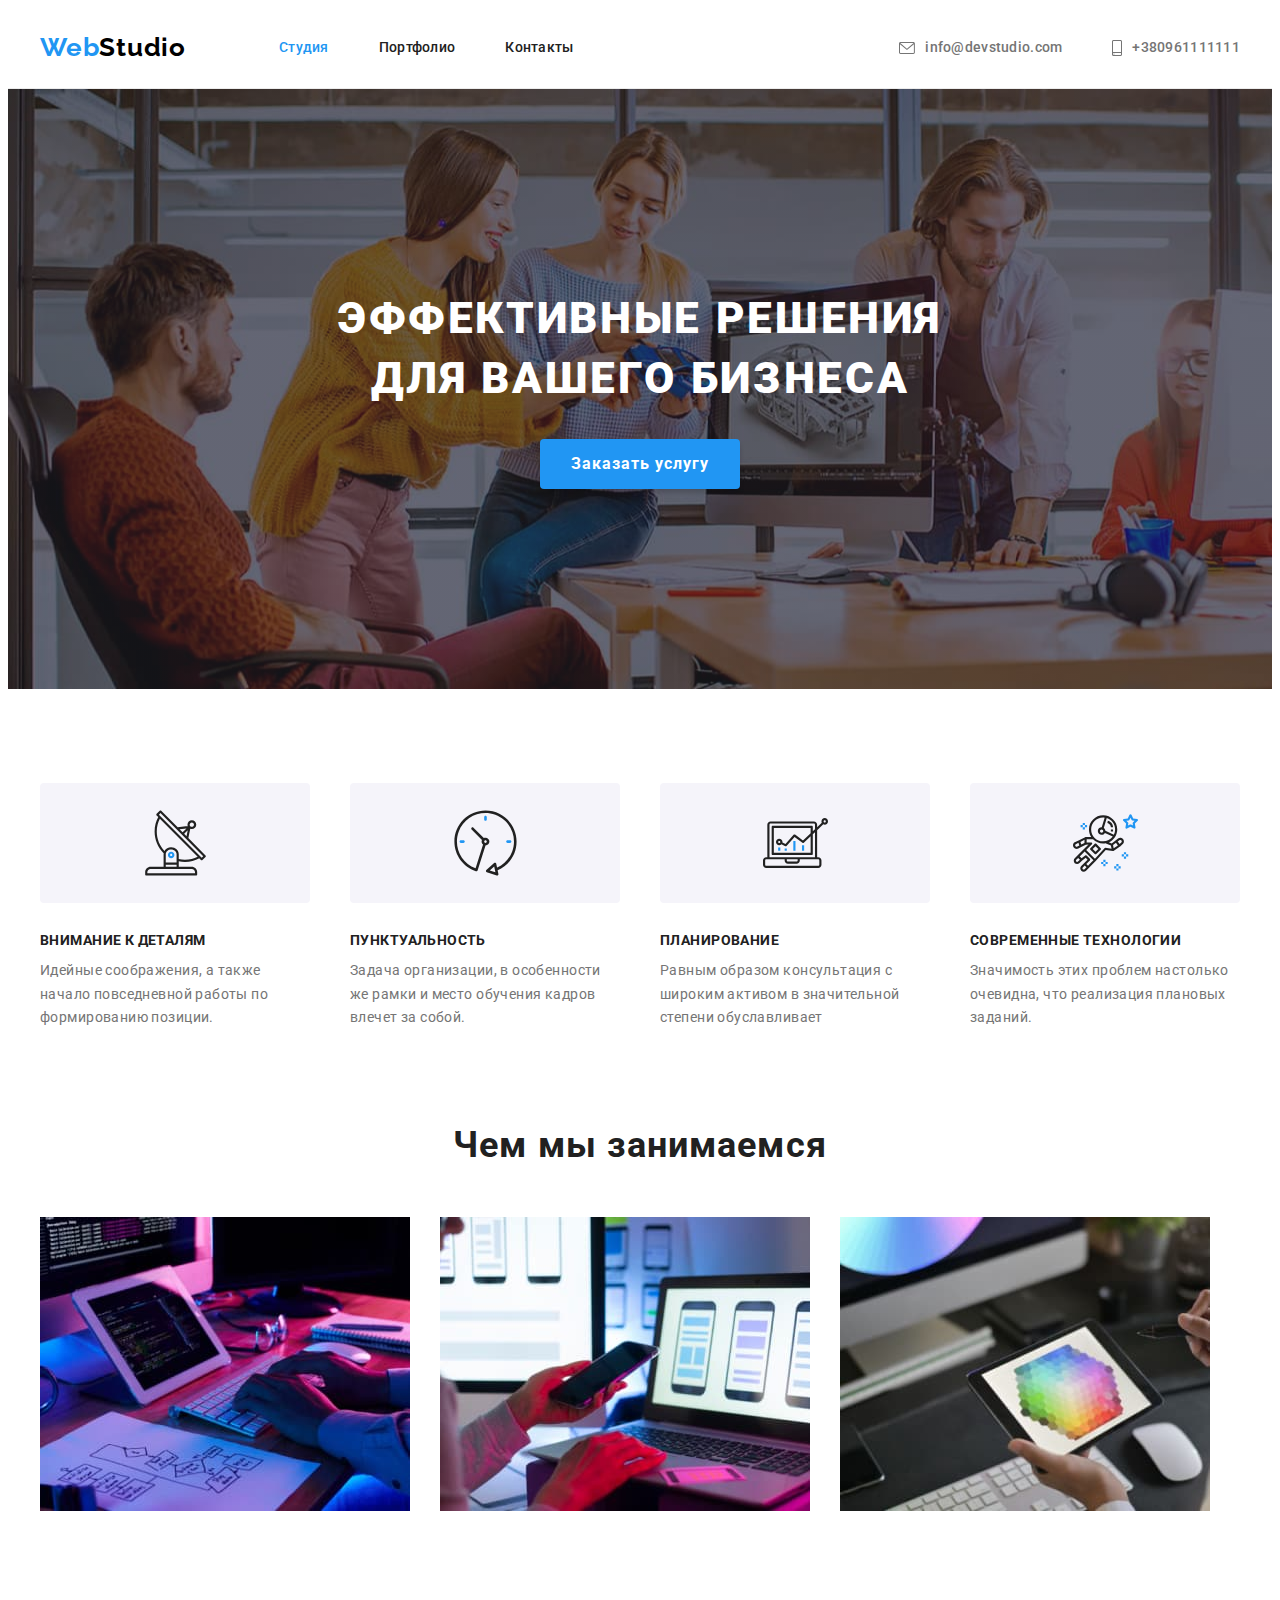
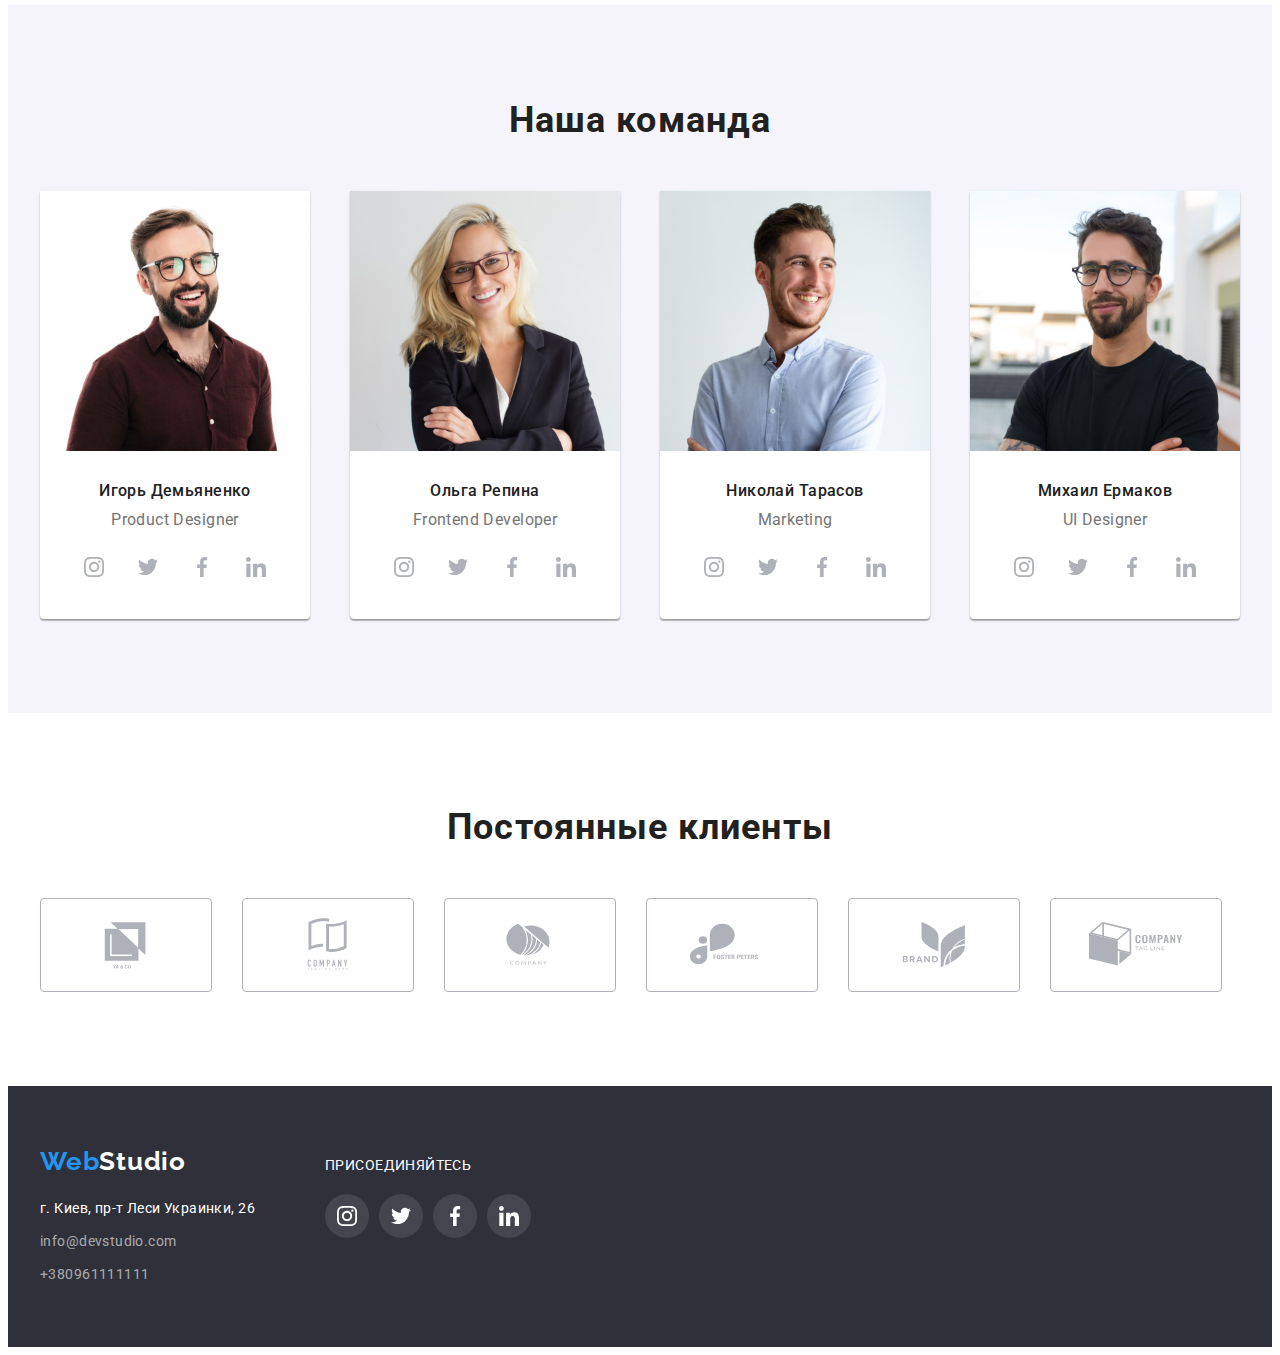
<file: index.html>
<!DOCTYPE html>
<html lang="ru">
  <head>
    <meta charset="UTF-8" />
    <meta http-equiv="X-UA-Compatible" content="IE=edge" />
    <meta name="viewport" content="width=device-width, initial-scale=1.0" />
    <link rel="preconnect" href="https://fonts.googleapis.com" />
    <link rel="preconnect" href="https://fonts.gstatic.com" crossorigin />
    <link rel="preconnect" href="https://fonts.googleapis.com" />
    <link rel="preconnect" href="https://fonts.gstatic.com" crossorigin />
    <link
      href="https://fonts.googleapis.com/css2?family=Raleway:wght@700&family=Roboto:wght@400;500;700;900&display=swap"
      rel="stylesheet"
    />
    <link
      rel="stylesheet"
      href="https://cdnjs.cloudflare.com/ajax/libs/modern-normalize/1.1.0/modern-normalize.min.css"
      integrity="sha512-wpPYUAdjBVSE4KJnH1VR1HeZfpl1ub8YT/NKx4PuQ5NmX2tKuGu6U/JRp5y+Y8XG2tV+wKQpNHVUX03MfMFn9Q=="
      crossorigin="anonymous"
      referrerpolicy="no-referrer"
    />
    <link rel="stylesheet" href="css/styles.css" />
    <title>Студия</title>
  </head>
  <body>
    <header>
      <div class="container">
        <div class="header">
          <nav class="header-nav">
            <a href="" class="header-logo link"
              >Web<span class="header-logo-span">Studio</span>
            </a>

            <ul class="site-nav">
              <li class="site-nav-list">
                <a href="" class="nav-link link current">Студия</a>
              </li>
              <li class="site-nav-list">
                <a href="portfolio.html" class="nav-link link">Портфолио</a>
              </li>
              <li class="site-nav-list">
                <a href="" class="nav-link link">Контакты</a>
              </li>
            </ul>
          </nav>
          <ul class="contact-nav">
            <li class="nav-mail">
              <a href="mailto:info@devstudio.com" class="header-mail link">
                <svg class="mail-icon">
                  <use
                    href="./images/icons.svg#icon-envelope-hovericon-mail-1"
                  ></use>
                </svg>
                info@devstudio.com</a
              >
            </li>

            <li class="nav-tel">
              <a href="tel:+380961111111" class="header-tel link">
                <svg class="tel-icon">
                  <use href="./images/icons.svg#icon-smartphone-1"></use>
                </svg>
                +380961111111</a
              >
            </li>
          </ul>
        </div>
      </div>
    </header>

    <main>
      <section class="hero">
        <div class="container">
          <h1 class="hero-title">ЭФФЕКТИВНЫЕ РЕШЕНИЯ ДЛЯ ВАШЕГО БИЗНЕСА</h1>

          <button type="button" class="hero-btn">Заказать услугу</button>
        </div>
      </section>
      <section class="section">
        <div class="container">
          <h2 class="visually-hidden">Hаши преимущества</h2>
          <ul class="advantage-list">
            <li class="advantage-list-item">
              <div class="advantage-list-icon">
                <svg class="advantage-icon">
                  <use href="./images/icons.svg#icon-antenna-1-1"></use>
                </svg>
              </div>
              <h3 class="advantage-title">Внимание к деталям</h3>
              <p class="advantage-text">
                Идейные соображения, а также начало повседневной работы по
                формированию позиции.
              </p>
            </li>

            <li class="advantage-list-item">
              <div class="advantage-list-icon">
                <svg class="advantage-icon">
                  <use href="./images/icons.svg#icon-clock-1-1"></use>
                </svg>
              </div>
              <h3 class="advantage-title">Пунктуальность</h3>
              <p class="advantage-text">
                Задача организации, в особенности же рамки и место обучения
                кадров влечет за собой.
              </p>
            </li>

            <li class="advantage-list-item">
              <div class="advantage-list-icon">
                <svg class="advantage-icon">
                  <use href="./images/icons.svg#icon-diagram-1-1"></use>
                </svg>
              </div>
              <h3 class="advantage-title">Планирование</h3>
              <p class="advantage-text">
                Равным образом консультация с широким активом в значительной
                степени обуславливает
              </p>
            </li>
            <li class="advantage-list-item">
              <div class="advantage-list-icon">
                <svg class="advantage-icon">
                  <use href="./images/icons.svg#icon-astronaut-1-1"></use>
                </svg>
              </div>
              <h3 class="advantage-title">Современные технологии</h3>
              <p class="advantage-text">
                Значимость этих проблем настолько очевидна, что реализация
                плановых заданий.
              </p>
            </li>
          </ul>
        </div>
      </section>
      <section class="section work">
        <div class="container">
          <h2 class="work-title">Чем мы занимаемся</h2>
          <ul class="work-list">
            <li class="work-list-item">
              <img
                src="images/img.jpg"
                alt="Человек пишет код на ноутбуке"
                width="370"
              />
            </li>
            <li class="work-list-item">
              <img
                src="images/imgimg2.jpg"
                alt="Человек разрабатывет дизайн приложения"
                width="370"
              />
            </li>
            <li class="work-list-item">
              <img
                src="images/img3.jpg"
                alt="Человек рисует графику"
                width="370"
              />
            </li>
          </ul>
        </div>
      </section>
      <section class="team section">
        <div class="container">
          <h2 class="team-title">Наша команда</h2>
          <ul class="team-list">
            <li class="team-list-item">
              <img
                src="images/img4.jpg"
                alt="Фото Product Designer"
                width="270"
              />
              <h3 class="team-mate">Игорь Демьяненко</h3>
              <p class="team-text">Product Designer</p>
              <ul class="team-soc-list">
                <li class="team-soc-item">
                  <a href="" class="team-soc-link link">
                    <svg class="team-soc-icon" width="20" height="20">
                      <use href="./images/icons.svg#icon-instagram-2-1"></use>
                    </svg>
                  </a>
                </li>
                <li class="team-soc-item">
                  <a href="" class="team-soc-link link">
                    <svg class="team-soc-icon" width="20" height="20">
                      <use href="./images/icons.svg#icon-twitter-1-1"></use>
                    </svg>
                  </a>
                </li>
                <li class="team-soc-item">
                  <a href="" class="team-soc-link link">
                    <svg class="team-soc-icon" width="20" height="20">
                      <use href="./images/icons.svg#icon-facebook-1-1"></use>
                    </svg>
                  </a>
                </li>
                <li class="team-soc-item">
                  <a href="" class="team-soc-link link">
                    <svg class="team-soc-icon" width="20" height="20">
                      <use href="./images/icons.svg#icon-linkedin-1-1"></use>
                    </svg>
                  </a>
                </li>
              </ul>
            </li>
            <li class="team-list-item">
              <img
                src="images/img5.jpg"
                alt="Фото Frontend Developer"
                width="270"
              />
              <h3 class="team-mate">Ольга Репина</h3>
              <p class="team-text">Frontend Developer</p>
              <ul class="team-soc-list">
                <li class="team-soc-item">
                  <a href="" class="team-soc-link link">
                    <svg class="team-soc-icon" width="20" height="20">
                      <use href="./images/icons.svg#icon-instagram-2-1"></use>
                    </svg>
                  </a>
                </li>
                <li class="team-soc-item">
                  <a href="" class="team-soc-link link">
                    <svg class="team-soc-icon" width="20" height="20">
                      <use href="./images/icons.svg#icon-twitter-1-1"></use>
                    </svg>
                  </a>
                </li>
                <li class="team-soc-item">
                  <a href="" class="team-soc-link link">
                    <svg class="team-soc-icon" width="20" height="20">
                      <use href="./images/icons.svg#icon-facebook-1-1"></use>
                    </svg>
                  </a>
                </li>
                <li class="team-soc-item">
                  <a href="" class="team-soc-link link">
                    <svg class="team-soc-icon" width="20" height="20">
                      <use href="./images/icons.svg#icon-linkedin-1-1"></use>
                    </svg>
                  </a>
                </li>
              </ul>
            </li>
            <li class="team-list-item">
              <img src="images/img6.jpg" alt="Фото Marketing" width="270" />
              <h3 class="team-mate">Николай Тарасов</h3>
              <p class="team-text">Marketing</p>
              <ul class="team-soc-list">
                <li class="team-soc-item">
                  <a href="" class="team-soc-link link">
                    <svg class="team-soc-icon" width="20" height="20">
                      <use href="./images/icons.svg#icon-instagram-2-1"></use>
                    </svg>
                  </a>
                </li>
                <li class="team-soc-item">
                  <a href="" class="team-soc-link link">
                    <svg class="team-soc-icon" width="20" height="20">
                      <use href="./images/icons.svg#icon-twitter-1-1"></use>
                    </svg>
                  </a>
                </li>
                <li class="team-soc-item">
                  <a href="" class="team-soc-link link">
                    <svg class="team-soc-icon" width="20" height="20">
                      <use href="./images/icons.svg#icon-facebook-1-1"></use>
                    </svg>
                  </a>
                </li>
                <li class="team-soc-item">
                  <a href="" class="team-soc-link link">
                    <svg class="team-soc-icon" width="20" height="20">
                      <use href="./images/icons.svg#icon-linkedin-1-1"></use>
                    </svg>
                  </a>
                </li>
              </ul>
            </li>
            <li class="team-list-item">
              <img src="images/img7.jpg" alt="Фото UI Designer" width="270" />
              <h3 class="team-mate">Михаил Ермаков</h3>
              <p class="team-text">UI Designer</p>
              <ul class="team-soc-list">
                <li class="team-soc-item">
                  <a href="" class="team-soc-link link">
                    <svg class="team-soc-icon" width="20" height="20">
                      <use href="./images/icons.svg#icon-instagram-2-1"></use>
                    </svg>
                  </a>
                </li>
                <li class="team-soc-item">
                  <a href="" class="team-soc-link link">
                    <svg class="team-soc-icon" width="20" height="20">
                      <use href="./images/icons.svg#icon-twitter-1-1"></use>
                    </svg>
                  </a>
                </li>
                <li class="team-soc-item">
                  <a href="" class="team-soc-link link">
                    <svg class="team-soc-icon" width="20" height="20">
                      <use href="./images/icons.svg#icon-facebook-1-1"></use>
                    </svg>
                  </a>
                </li>
                <li class="team-soc-item">
                  <a href="" class="team-soc-link link">
                    <svg class="team-soc-icon" width="20" height="20">
                      <use href="./images/icons.svg#icon-linkedin-1-1"></use>
                    </svg>
                  </a>
                </li>
              </ul>
            </li>
          </ul>
        </div>
      </section>

      <section class="section">
          <div class="container">
          <h2 class="clients-title">Постоянные клиенты</h2>
          <ul class="clients-list">
              <li class="clients-list-item">
                  <a href="" class="clients-list-link">
                  <svg class="client-icon">
                    <use href="./images/icons.svg#icon-Logo1-1"></use>
                  </svg>
                  </a></li>
              <li class="clients-list-item">
                  <a href="" class="clients-list-link">
                    <svg class="client-icon">
                        <use href="./images/icons.svg#icon-Logo2-1"></use>
                      </svg>
                  </a></li>
              <li class="clients-list-item">
                  <a href="" class="clients-list-link">
                    <svg class="client-icon">
                        <use href="./images/icons.svg#icon-Logo3-1"></use>
                      </svg>
                  </a></li>
              <li class="clients-list-item">
                  <a href="" class="clients-list-link">
                    <svg class="client-icon">
                        <use href="./images/icons.svg#icon-Logo4-1"></use>
                      </svg>
                  </a></li>
              <li class="clients-list-item">
                  <a href="" class="clients-list-link">
                    <svg class="client-icon">
                        <use href="./images/icons.svg#icon-Logo5-1"></use>
                      </svg>
                  </a></li>
              <li class="clients-list-item">
                  <a href="" class="clients-list-link">
                    <svg class="client-icon">
                        <use href="./images/icons.svg#icon-Logo6-1"></use>
                      </svg>
                  </a></li>
          </ul>
        </div>

      </section>
    </main>

    <footer class="footer">
      <div class="container footer-content">
          <div class="footer-contacts-div">
        <a href="" class="footer-logo link"
          >Web<span class="footer-logo-span">Studio</span></a
        >
        <address>
          <ul class="address-list">
            <li>
              <p class="footer-address link">г. Киев, пр-т Леси Украинки, 26</p>
            </li>
            <li>
              <a href="mailto:info@devstudio.com" class="footer-contact link"
                >info@devstudio.com</a
              >
            </li>
            <li>
              <a href="tel:+380961111111" class="footer-contact link"
                >+380961111111</a
              >
            </li>
          </ul>
        </address>
    </div>
    <div>
    <p class="footer-title"> Присоединяйтесь</p>
    <ul class="footer-icons-list">
        <li class="footer-icons-item">
            <a href="" class="footer-icons-link">
                <svg class="footer-icon">
                    <use href="./images/icons.svg#icon-instagram-2-1"></use>
                  </svg> 
            </a></li>
        <li class="footer-icons-item">
            <a href="" class="footer-icons-link">
                <svg class="footer-icon">
                    <use href="./images/icons.svg#icon-twitter-1-1"></use>
                  </svg>
            </a></li>
        <li class="footer-icons-item">
            <a href="" class="footer-icons-link">
                <svg class="footer-icon">
                    <use href="./images/icons.svg#icon-facebook-1-1"></use>
                  </svg>
            </a></li>
        <li class="footer-icons-item">
            <a href="" class="footer-icons-link">
                <svg class="footer-icon">
                    <use href="./images/icons.svg#icon-linkedin-1-1"></use>
                  </svg>
            </a></li>
    </ul>
</div>
      </div>
    </footer>
  </body>
</html>
</file>
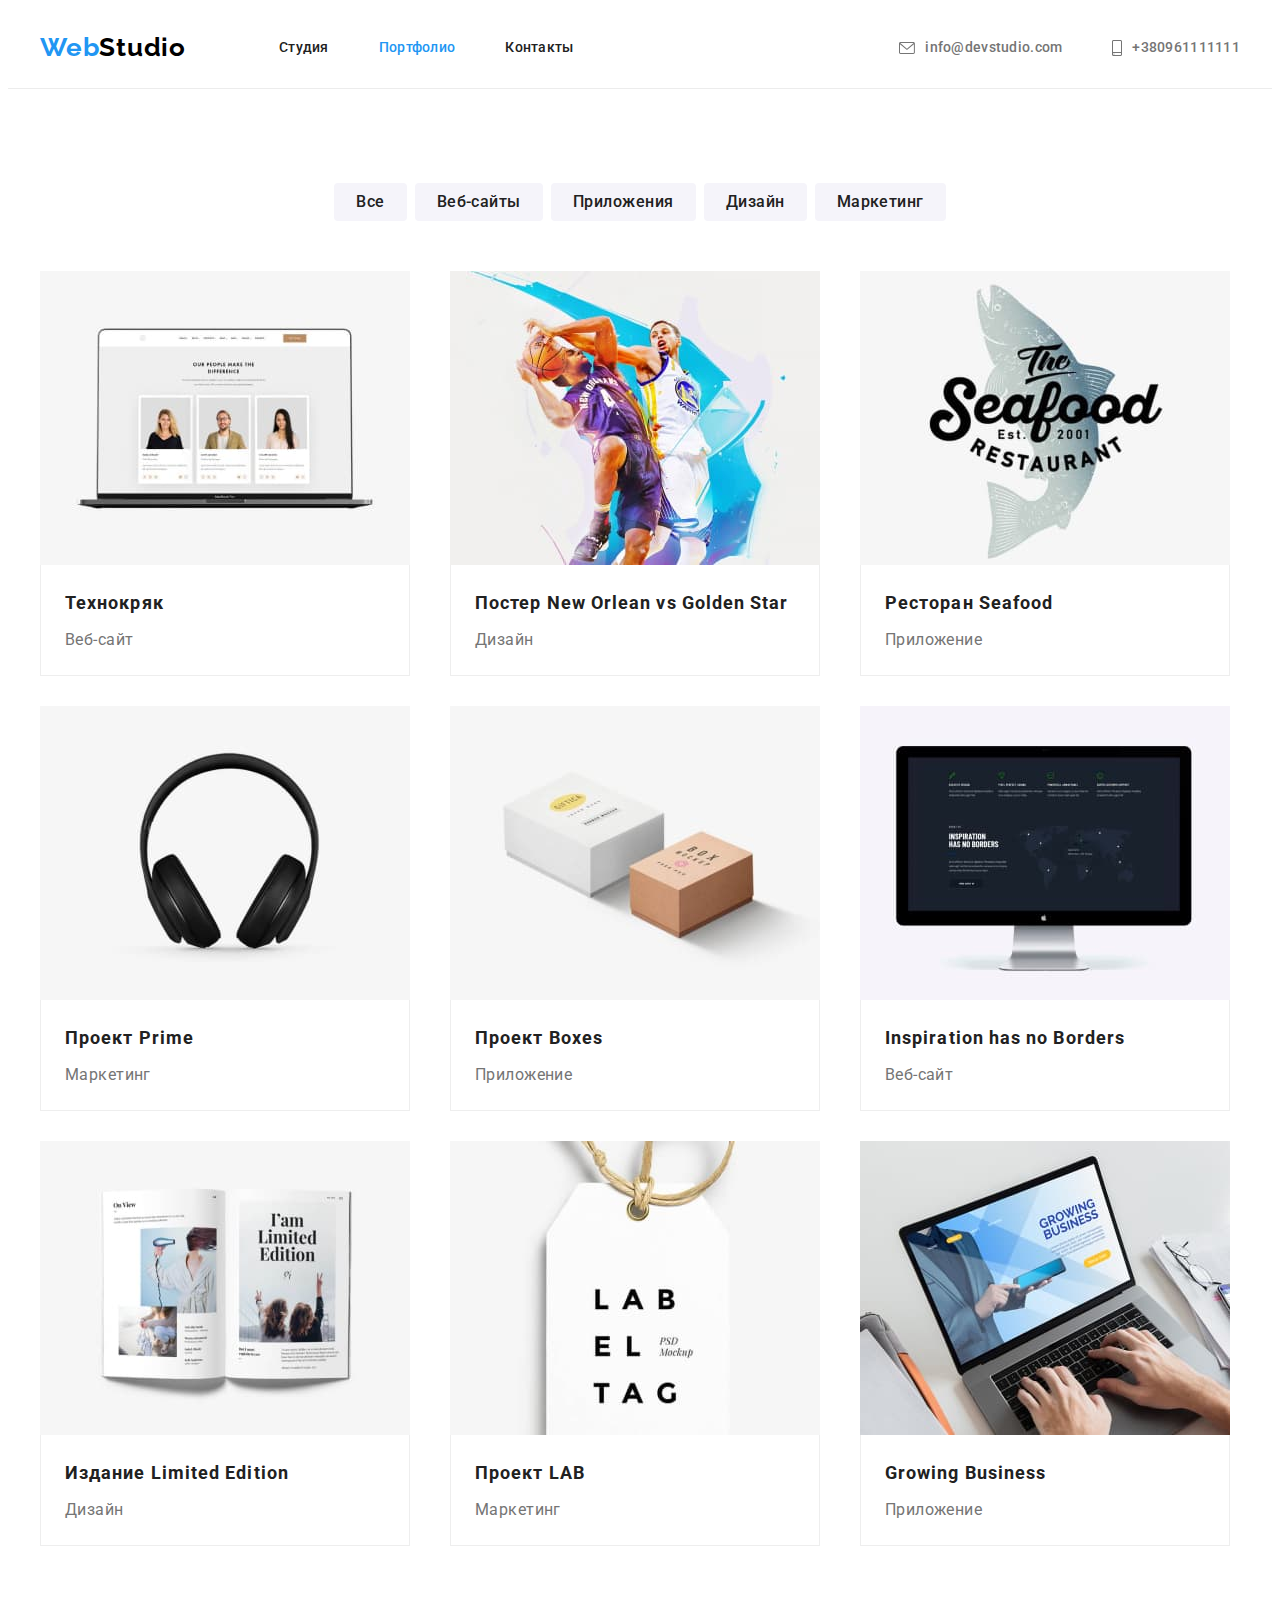
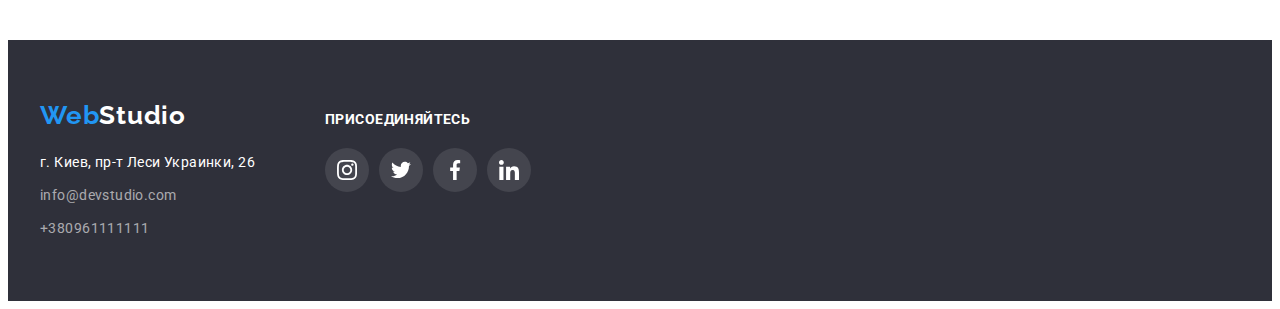
<file: portfolio.html>
<!DOCTYPE html>
<html lang="ru">
  <head>
    <meta charset="UTF-8" />
    <meta http-equiv="X-UA-Compatible" content="IE=edge" />
    <meta name="viewport" content="width=device-width, initial-scale=1.0" />
    <link rel="preconnect" href="https://fonts.googleapis.com" />
    <link rel="preconnect" href="https://fonts.gstatic.com" crossorigin />
    <link rel="preconnect" href="https://fonts.googleapis.com" />
    <link rel="preconnect" href="https://fonts.gstatic.com" crossorigin />
    <link
      href="https://fonts.googleapis.com/css2?family=Raleway:wght@700&family=Roboto:wght@400;500;700;900&display=swap"
      rel="stylesheet"
    />
    <link
      rel="stylesheet"
      href="https://cdnjs.cloudflare.com/ajax/libs/modern-normalize/1.1.0/modern-normalize.min.css"
      integrity="sha512-wpPYUAdjBVSE4KJnH1VR1HeZfpl1ub8YT/NKx4PuQ5NmX2tKuGu6U/JRp5y+Y8XG2tV+wKQpNHVUX03MfMFn9Q=="
      crossorigin="anonymous"
      referrerpolicy="no-referrer"
    />
    <link rel="stylesheet" href="css/styles.css" />
    <title>Portfolio</title>
  </head>
  <body>
    <header>
      <div class="container">
        <div class="header">
          <nav class="header-nav">
            <a href="" class="header-logo link"
              >Web<span class="header-logo-span">Studio</span>
            </a>

            <ul class="site-nav">
              <li class="site-nav-list">
                <a href="index.html" class="nav-link link">Студия</a>
              </li>
              <li class="site-nav-list">
                <a href="" class="nav-link link current">Портфолио</a>
              </li>
              <li class="site-nav-list">
                <a href="" class="nav-link link">Контакты</a>
              </li>
            </ul>
          </nav>
          <ul class="contact-nav">
            <li class="nav-mail">
              <a href="mailto:info@devstudio.com" class="header-mail link">
                <svg class="mail-icon">
                  <use
                    href="./images/icons.svg#icon-envelope-hovericon-mail-1"
                  ></use>
                </svg>
                info@devstudio.com</a
              >
            </li>

            <li class="nav-tel">
              <a href="tel:+380961111111" class="header-tel link">
                <svg class="tel-icon">
                  <use href="./images/icons.svg#icon-smartphone-1"></use>
                </svg>
                +380961111111</a
              >
            </li>
          </ul>
        </div>
      </div>
    </header>

    <main>
      <section class="section">
        <div class="container">
          <h1 class="visually-hidden">Портфолио</h1>
          <ul class="portfolio-nav">
            <li>
              <button type="button" class="portfolio-nav-btn">Все</button>
            </li>
            <li>
              <button type="button" class="portfolio-nav-btn">Веб-сайты</button>
            </li>
            <li>
              <button type="button" class="portfolio-nav-btn">
                Приложения
              </button>
            </li>
            <li>
              <button type="button" class="portfolio-nav-btn">Дизайн</button>
            </li>
            <li>
              <button type="button" class="portfolio-nav-btn">Маркетинг</button>
            </li>
          </ul>

          <ul class="portfolio-list">
            <li class="portfolio-list-item">
              <a href="" class="portfolio-list-link link">
                <img
                  class="portfolio-img"
                  src="images/pfimg.jpg"
                  alt="Фото ноутбука"
                  width="370"
                  height="294"
                />
                <div class="portfolio-border">
                  <h2 class="portfolio-heading">Технокряк</h2>
                  <p class="portfolio-text">Веб-сайт</p>
                </div>
              </a>
            </li>
            <li class="portfolio-list-item">
              <a href="" class="portfolio-list-link link">
                <img
                  class="portfolio-img"
                  src="images/pfimg(1).jpg"
                  alt="Фото баскетболистов"
                  width="370"
                  height="294"
                />
                <div class="portfolio-border">
                  <h2 class="portfolio-heading">
                    Постер New Orlean vs Golden Star
                  </h2>
                  <p class="portfolio-text">Дизайн</p>
                </div>
              </a>
            </li>
            <li class="portfolio-list-item">
              <a href="" class="portfolio-list-link link">
                <img
                  class="portfolio-img"
                  src="images/pfimg(2).jpg"
                  alt="Лого ресторана"
                  width="370"
                  height="294"
                />
                <div class="portfolio-border">
                  <h2 class="portfolio-heading">Ресторан Seafood</h2>
                  <p class="portfolio-text">Приложение</p>
                </div>
              </a>
            </li>

            <li class="portfolio-list-item">
              <a href="" class="portfolio-list-link link">
                <img
                  class="portfolio-img"
                  src="images/pfimg(3).jpg"
                  alt="Наушники"
                  width="370"
                  height="294"
                />
                <div class="portfolio-border">
                  <h2 class="portfolio-heading">Проект Prime</h2>
                  <p class="portfolio-text">Маркетинг</p>
                </div>
              </a>
            </li>
            <li class="portfolio-list-item">
              <a href="" class="portfolio-list-link link">
                <img
                  class="portfolio-img"
                  src="images/pfimg(4).jpg"
                  alt="Фото двух коробок"
                  width="370"
                  height="294"
                />
                <div class="portfolio-border">
                  <h2 class="portfolio-heading">Проект Boxes</h2>
                  <p class="portfolio-text">Приложение</p>
                </div>
              </a>
            </li>
            <li class="portfolio-list-item">
              <a href="" class="portfolio-list-link link">
                <img
                  class="portfolio-img"
                  src="images/pfimg(5).jpg"
                  alt="Фото монитора"
                  width="370"
                  height="294"
                />
                <div class="portfolio-border">
                  <h2 class="portfolio-heading">Inspiration has no Borders</h2>
                  <p class="portfolio-text">Веб-сайт</p>
                </div>
              </a>
            </li>
            <li class="portfolio-list-item">
              <a href="" class="portfolio-list-link link">
                <img
                  class="portfolio-img"
                  src="images/pfimg(6).jpg"
                  alt="Журнал"
                  width="370"
                  height="294"
                />
                <div class="portfolio-border">
                  <h2 class="portfolio-heading">Издание Limited Edition</h2>
                  <p class="portfolio-text">Дизайн</p>
                </div>
              </a>
            </li>
            <li class="portfolio-list-item">
              <a href="" class="portfolio-list-link link">
                <img
                  class="portfolio-img"
                  src="images/pfimg(7).jpg"
                  alt="Фото лейбла"
                  width="370"
                  height="294"
                />
                <div class="portfolio-border">
                  <h2 class="portfolio-heading">Проект LAB</h2>
                  <p class="portfolio-text">Маркетинг</p>
                </div>
              </a>
            </li>
            <li class="portfolio-list-item">
              <a href="" class="portfolio-list-link link">
                <img
                  class="portfolio-img"
                  src="images/pfimg(8).jpg"
                  alt="Человек работает на ноутбуке"
                  width="370"
                  height="294"
                />
                <div class="portfolio-border">
                  <h2 class="portfolio-heading">Growing Business</h2>
                  <p class="portfolio-text">Приложение</p>
                </div>
              </a>
            </li>
          </ul>
        </div>
      </section>
    </main>
    <footer class="footer">
      <div class="container footer-content">
        <div class="footer-contacts-div">
          <a href="" class="footer-logo link"
            >Web<span class="footer-logo-span">Studio</span></a
          >
          <address>
            <ul class="address-list">
              <li>
                <p class="footer-address link">
                  г. Киев, пр-т Леси Украинки, 26
                </p>
              </li>
              <li>
                <a href="mailto:info@devstudio.com" class="footer-contact link"
                  >info@devstudio.com</a
                >
              </li>
              <li>
                <a href="tel:+380961111111" class="footer-contact link"
                  >+380961111111</a
                >
              </li>
            </ul>
          </address>
        </div>
        <div>
          <h3 class="footer-title">Присоединяйтесь</h3>
          <ul class="footer-icons-list">
            <li class="footer-icons-item">
              <a href="" class="footer-icons-link">
                <svg class="footer-icon">
                  <use href="./images/icons.svg#icon-instagram-2-1"></use>
                </svg>
              </a>
            </li>
            <li class="footer-icons-item">
              <a href="" class="footer-icons-link">
                <svg class="footer-icon">
                  <use href="./images/icons.svg#icon-twitter-1-1"></use>
                </svg>
              </a>
            </li>
            <li class="footer-icons-item">
              <a href="" class="footer-icons-link">
                <svg class="footer-icon">
                  <use href="./images/icons.svg#icon-facebook-1-1"></use>
                </svg>
              </a>
            </li>
            <li class="footer-icons-item">
              <a href="" class="footer-icons-link">
                <svg class="footer-icon">
                  <use href="./images/icons.svg#icon-linkedin-1-1"></use>
                </svg>
              </a>
            </li>
          </ul>
        </div>
      </div>
    </footer>
  </body>
</html>
</file>
<file: css/styles.css>
:root {
  --accent: #2196f3;
  --main-color: #212121;
  --second-color: #757575;
  --main-background: #f5f4fa;
  --second-background: #2f303a;
  --logo-span: #000;
  --footer-logo-span: #ffffff;
  --header-background: #ffffff;
  --text-color: #ffffff;
  --btn-hover: 188CE8;
  --portfolio-background: #ffffff;
  --logo-color: #afb1b8;
}
body {
  font-family: "Roboto", sans-serif;
  font-size: 14px;
  letter-spacing: 0.03em;
  box-sizing: border-box;
}
h1,
h2,
h3,
h4,
h5,
h6,
p {
  margin: 0;
  padding: 0;
}
img {
  display: block;
  max-width: 100%;
  height: auto;
}
a {
  display: block;
}
.container {
  width: 1200px;
  margin: 0 auto;
  padding: 0 15px;
}
header {
  border-bottom: 1px solid #ececec;
  height: 80px;
}

.header {
  display: flex;
  justify-content: space-between;
  align-items: center;
}
.header-nav {
  background: var(--header-background);
  display: flex;
  align-items: center;
}

ul {
  list-style: none;
  padding-left: 0;
  margin: 0;
}
.link {
  text-decoration: none;
}

.header-logo {
  font-family: "Raleway";
  font-weight: 700;
  font-size: 26px;
  line-height: 1.19;
  letter-spacing: 0.03em;
  color: var(--accent);
  display: block;
  padding: 24px 0 25px 0;
  margin-right: 93px;
}
.header-logo-span {
  color: var(--logo-span);
}

.site-nav {
  display: flex;
}

.site-nav .link {
  display: block;
}

.site-nav .site-nav-list:not(:last-child) {
  margin-right: 50px;
}
.site-nav .link.current {
  color: var(--accent);
}
.nav-link:hover,
.nav-link:focus {
  color: var(--accent);
}
.nav-link {
  font-weight: 500;
  font-size: 14px;
  line-height: 1.14;
  letter-spacing: 0.02em;
  color: var(--main-color);
  padding: 32px 0;
}

.contact-nav {
  display: flex;
  margin-left: auto;
}
.contact-nav a {
  padding: 32px 0;
}

.mail-icon {
  width: 16px;
  height: 12px;
  margin-right: 10px;
  fill: var(--second-color);
}

.header-mail {
  font-weight: 500;
  font-size: 14px;
  line-height: 1.14;
  letter-spacing: 0.02em;
  color: var(--second-color);
  margin-right: 50px;
  display: flex;
  align-items: center;
}
.header-mail:hover,
.header-mail:focus {
  color: var(--accent);
}
.header-mail:hover .mail-icon,
.header-mail:focus .mail-icon {
  fill: var(--accent);
}

.header-tel {
  font-weight: 500;
  font-size: 14px;
  line-height: 1.14;
  letter-spacing: 0.02em;
  color: var(--second-color);
  display: flex;
  align-items: center;
}

.tel-icon {
  width: 10px;
  height: 16px;
  margin-right: 10px;
  fill: var(--second-color);
}

.header-tel:hover,
.header-tel:focus {
  color: var(--accent);
}
.header-tel:hover .tel-icon,
.header-tel:focus .tel-icon {
  fill: var(--accent);
}

.section {
  padding: 94px 0;
}

.hero {
  max-width: 1600px;
  background: var(--second-background);
  background-image: linear-gradient(
      rgba(47, 48, 58, 0.4),
      rgba(47, 48, 58, 0.4)
    ),
    url(../images/imghero.jpg);
  padding-top: 200px;
  padding-bottom: 200px;
  margin: 0 auto;
}

.hero-title {
  font-weight: 900;
  font-size: 44px;
  line-height: 1.36;
  text-align: center;
  letter-spacing: 0.06em;
  color: var(--text-color);
  width: 696px;
  margin: 0 auto 30px auto;
}

.hero-btn {
  font-family: "Roboto";
  font-style: normal;
  background-color: var(--accent);
  box-shadow: 0px 4px 4px rgba(0, 0, 0, 0.15);
  border-radius: 4px;
  border: none;
  font-weight: 700;
  font-size: 16px;
  line-height: 1.88;
  align-items: center;
  text-align: center;
  letter-spacing: 0.06em;
  cursor: pointer;
  margin: 0 auto;
  display: block;
  color: var(--text-color);
  width: 200px;
  height: 50px;
}

.visually-hidden {
  position: absolute;
  width: 1px;
  height: 1px;
  margin: -1px;
  border: 0;
  padding: 0;
  white-space: nowrap;
  clip-path: inset(100%);
  clip: rect(0 0 0 0);
  overflow: hidden;
}

.advantage-list {
  display: flex;
  justify-content: space-between;
}

.advantage-list-item {
  width: 270px;
}

.advantage-list-icon {
  background: #f5f4fa;
  border-radius: 4px;
  height: 120px;
  margin-bottom: 30px;
  display: flex;
  justify-content: center;
  align-items: center;
}

.advantage-icon {
  width: 65px;
  height: 70px;
}

.advantage-title {
  font-weight: 700;
  font-size: 14px;
  line-height: 1.14;
  letter-spacing: 0.03em;
  color: var(--main-color);
  text-transform: uppercase;
  margin-bottom: 10px;
}

.advantage-text {
  line-height: 1.71;
  color: var(--second-color);
}

.work {
  padding-top: 0;
}

.work-title {
  font-weight: 700;
  font-size: 36px;
  line-height: 1.17;
  text-align: center;
  letter-spacing: 0.03em;
  color: var(--main-color);
  margin-bottom: 50px;
}

.work-list {
  display: flex;
}

.work-list :not(:last-child) {
  margin-right: 30px;
}

.team {
  background: var(--main-background);
}

.team-list {
  display: flex;
  justify-content: space-between;
}

.team-list-item {
  background: #ffffff;
  box-shadow: 0px 1px 3px rgba(0, 0, 0, 0.12), 0px 1px 1px rgba(0, 0, 0, 0.14),
    0px 2px 1px rgba(0, 0, 0, 0.2);
  border-radius: 0px 0px 4px 4px;
}

.team-title {
  font-weight: 700;
  font-size: 36px;
  line-height: 1.17;
  text-align: center;
  letter-spacing: 0.03em;
  color: var(--main-color);
  margin-bottom: 50px;
}

.team-mate {
  font-weight: 500;
  font-size: 16px;
  line-height: 1.19;
  text-align: center;
  color: var(--main-color);
  margin-top: 30px;
  margin-bottom: 10px;
}
.team-text {
  font-size: 16px;
  line-height: 1.19;
  text-align: center;
  color: var(--second-color);
  margin-bottom: 16px;
}
.team-soc-list {
  display: flex;
  justify-content: center;
  margin-bottom: 30px;
}
.team-soc-item {
  width: 44px;
  height: 44px;
  margin-right: 10px;
}

.team-soc-item:last-child {
  margin-right: 0;
}
.team-soc-link {
  width: 100%;
  height: 100%;
  border-radius: 50%;
  display: flex;
  justify-content: center;
  align-items: center;
}

.team-soc-icon {
  fill: var(--logo-color);
  width: 20px;
  height: 20px;
}

.team-soc-link:hover,
.team-soc-link:focus {
  background-color: var(--accent);
}

.team-soc-link:hover .team-soc-icon,
.team-soc-link:focus .team-soc-icon {
  fill: #ffffff;
}

.clients-title {
  font-size: 36px;
  line-height: 1.16;
  text-align: center;
  letter-spacing: 0.03em;
  color: var(--main-color);
  margin-bottom: 50px;
}

.clients-list {
  display: flex;
}

.clients-list-item {
  display: block;
  width: 170px;
  height: 92px;
  border: 1px solid #afb1b8;
  border-radius: 4px;
}

.clients-list-item:not(:last-child) {
  margin-right: 30px;
}

.clients-list-link {
  width: 100%;
  height: 100%;
  display: flex;
  align-items: center;
  justify-content: center;
}

.client-icon {
  width: 106px;
  height: 60px;
  fill: var(--logo-color);
}

.clients-list-link:hover .client-icon,
.clients-list-link:focus .client-icon {
  fill: var(--accent);
}

.clients-list-link:hover,
.clients-list-link:focus  {
  border: 1px solid var(--accent);
}

.footer {
  background: var(--second-background);
  padding: 60px 0;
}
.footer-content {
  display: flex;
  align-items: baseline;
}

.footer-contacts-div {
  margin-right: 70px;
}
.footer-logo {
  font-family: "Raleway";
  font-weight: 700;
  font-size: 26px;
  line-height: 1.19;
  letter-spacing: 0.03em;
  color: var(--accent);
  margin-bottom: 20px;
  display: block;
}
.address-list :not(:last-child) {
  margin-bottom: 9px;
}
.footer-address {
  font-style: normal;
  line-height: 1.71;
  letter-spacing: 0.03em;
  color: var(--text-color);
}
.footer-contact {
  font-style: normal;
  line-height: 1.71;
  letter-spacing: 0.03em;
  color: rgba(255, 255, 255, 0.6);
}
.footer-logo-span {
  color: var(--footer-logo-span);
}
.footer-address:hover,
.footer-adress:focus {
  color: var(--accent);
}
.footer-contact:hover,
.footer-contact:focus {
  color: var(--accent);
}

.footer-title {
  font-weight: 700px;
  font-size: 14px;
  line-height: 1.14;
  letter-spacing: 0.03em;
  text-transform: uppercase;
  color: var(--text-color);
  margin-bottom: 20px;
}

.footer-icons-list {
  display: flex;
  align-items: center;
}

.footer-icons-item {
  width: 44px;
  height: 44px;
  border-radius: 50%;
  background-color: rgba(255, 255, 255, 0.1);
}

.footer-icons-item:not(:last-child) {
  margin-right: 10px;
}

.footer-icons-link {
  width: 100%;
  height: 100%;
  border-radius: 50%;
  display: flex;
  align-items: center;
  justify-content: center;
}

.footer-icons-link:hover,
.footer-icons-link:focus {
  background-color: var(--accent);
}

.footer-icon {
  width: 20px;
  height: 20px;
  fill: var(--header-background);
}
.portfolio-nav {
  display: flex;
  justify-content: center;
  margin-bottom: 50px;
}
.portfolio-nav :not(:last-child) {
  margin-right: 8px;
}
.portfolio-nav-btn {
  border: none;
  background: var(--main-background);
  border-radius: 4px;
  font-family: "Roboto";
  font-style: normal;
  font-weight: 500;
  font-size: 16px;
  line-height: 1.62;
  text-align: center;
  letter-spacing: 0.03em;
  color: var(--main-color);
  cursor: pointer;
  padding: 6px 22px;
}
.portfolio-nav-btn:hover,
.portfolio-nav-btn:focus {
  background: var(--accent);
  box-shadow: 0px 3px 1px rgba(0, 0, 0, 0.1), 0px 1px 2px rgba(0, 0, 0, 0.08),
    0px 2px 2px rgba(0, 0, 0, 0.12);
  border-radius: 4px;
  color: var(--main-background);
}
.portfolio-list {
  display: flex;
  flex-wrap: wrap;
  margin-right: -30px;
  margin-bottom: -30px;
}

.portfolio-list-item {
  background: var(--portfolio-background);
  flex-basis: calc(100% / 3 - 30px);
  margin-right: 30px;
  margin-bottom: 30px;
  }

  .portfolio-list-link:hover,
  .portfolio-list-link:focus {
    box-shadow: 0px 1px 1px rgba(0, 0, 0, 0.12), 0px 4px 4px rgba(0, 0, 0, 0.06), 1px 4px 6px rgba(0, 0, 0, 0.16);
  }

.portfolio-heading {
  font-size: 18px;
  line-height: 2;
  letter-spacing: 0.06em;
  color: var(--main-color);
  margin-bottom: 4px;
}
.portfolio-text {
  font-size: 16px;
  line-height: 1.88;
  color: var(--second-color);
}

.portfolio-border {
  border: 1px solid #eeeeee;
  border-top: none;
  padding: 20px 24px;
  box-sizing: border-box;
  width: 370px;
}
</file>
